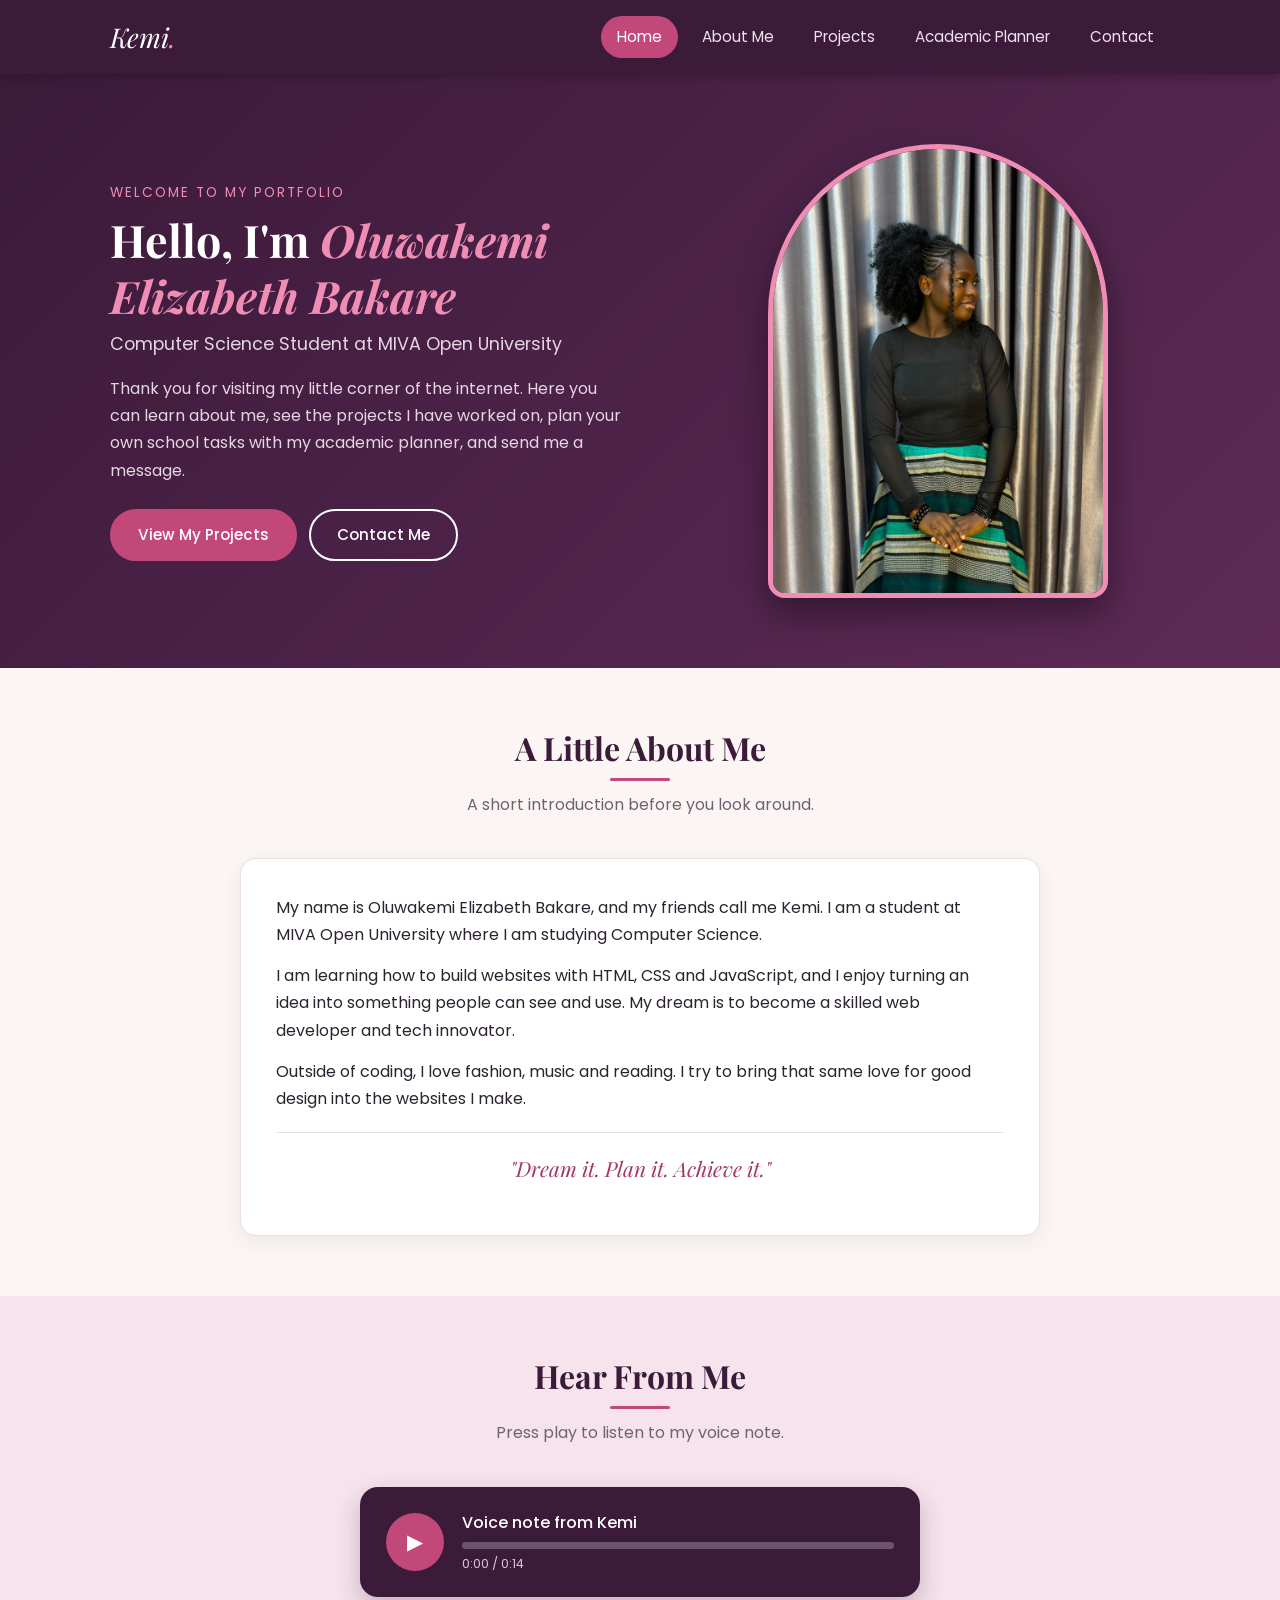
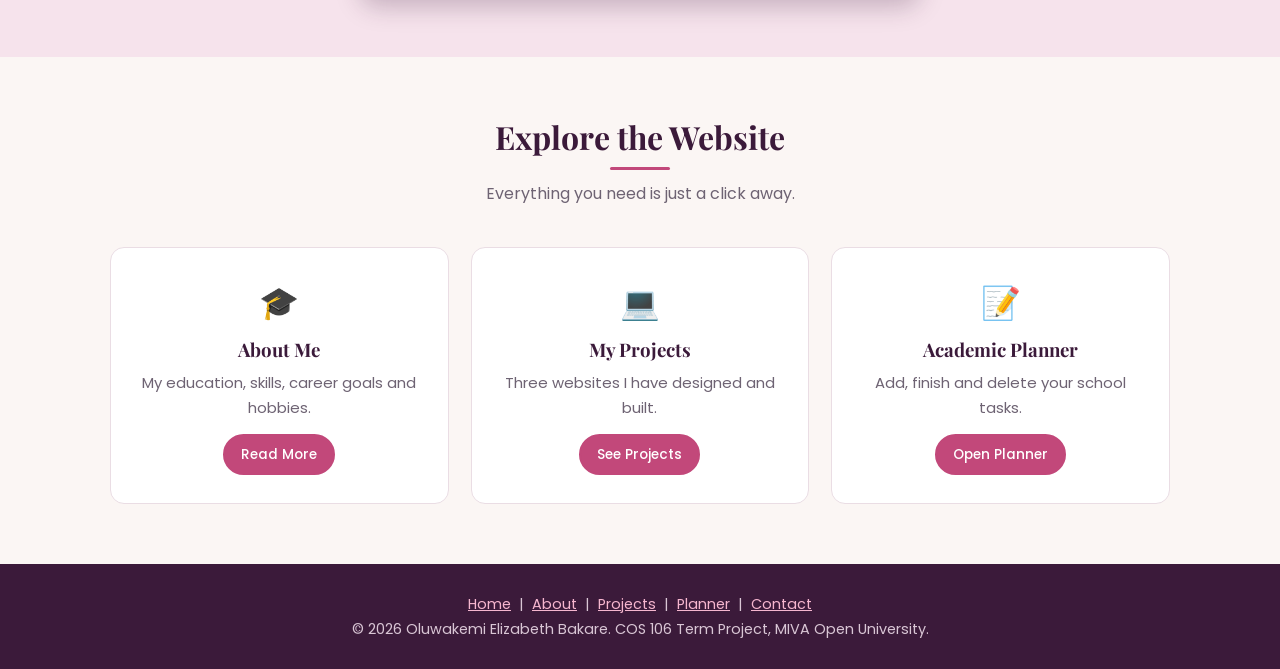
<file: index.html>
<!DOCTYPE html>
<html lang="en">
<head>
  <meta charset="UTF-8">
  <meta name="viewport" content="width=device-width, initial-scale=1.0">
  <title>Home | Oluwakemi Bakare</title>
  <link rel="preconnect" href="https://fonts.googleapis.com">
  <link href="https://fonts.googleapis.com/css2?family=Playfair+Display:ital,wght@0,600;1,500&family=Poppins:wght@400;500&display=swap" rel="stylesheet">
  <link rel="stylesheet" href="css/style.css">
</head>
<body>
  <header class="navbar">
    <div class="nav-container">
      <a href="index.html" class="logo">Kemi<span>.</span></a>
      <button class="menu-btn" id="menu-btn" aria-label="Open menu">&#9776;</button>
      <nav>
        <ul class="nav-links" id="nav-links">
          <li><a href="index.html" class="active">Home</a></li>
          <li><a href="about.html">About Me</a></li>
          <li><a href="projects.html">Projects</a></li>
          <li><a href="planner.html">Academic Planner</a></li>
          <li><a href="contact.html">Contact</a></li>
        </ul>
      </nav>
    </div>
  </header>

  <main>
    <!-- Hero: name, photo, welcome message -->
    <section class="hero">
      <div class="container hero-grid">
        <div>
          <p class="hero-small">Welcome to my portfolio</p>
          <h1>Hello, I'm <span>Oluwakemi Elizabeth Bakare</span></h1>
          <p class="hero-role">Computer Science Student at MIVA Open University</p>
          <p class="hero-text">
            Thank you for visiting my little corner of the internet. Here you can learn about me,
            see the projects I have worked on, plan your own school tasks with my academic planner,
            and send me a message.
          </p>
          <div class="hero-buttons">
            <a href="projects.html" class="btn">View My Projects</a>
            <a href="contact.html" class="btn btn-outline">Contact Me</a>
          </div>
        </div>
        <div class="hero-photo">
          <img src="assets/images/kemi.jpg" alt="Photograph of Oluwakemi Elizabeth Bakare">
        </div>
      </div>
    </section>

    <!-- Short biography -->
    <section>
      <div class="container">
        <h2 class="section-title">A Little About Me</h2>
        <p class="section-intro">A short introduction before you look around.</p>
        <article class="bio-box">
          <p>
            My name is Oluwakemi Elizabeth Bakare, and my friends call me Kemi. I am a student at
            MIVA Open University where I am studying Computer Science.
          </p>
          <p>
            I am learning how to build websites with HTML, CSS and JavaScript, and I enjoy turning
            an idea into something people can see and use. My dream is to become a skilled web
            developer and tech innovator.
          </p>
          <p>
            Outside of coding, I love fashion, music and reading. I try to bring that
            same love for good design into the websites I make.
          </p>
          <p class="quote">"Dream it. Plan it. Achieve it."</p>
        </article>
      </div>
    </section>

    <!-- Audio player -->
    <section class="audio-section">
      <div class="container">
        <h2 class="section-title">Hear From Me</h2>
        <p class="section-intro">Press play to listen to my voice note.</p>

        <div class="audio-player">
          <button class="play-btn" id="play-btn" aria-label="Play or pause">&#9654;</button>
          <div class="audio-info">
            <p class="audio-title">Voice note from Kemi</p>
            <div class="progress-bar" id="progress-bar">
              <div class="progress-fill" id="progress-fill"></div>
            </div>
            <p class="audio-time"><span id="current-time">0:00</span> / <span id="total-time">0:00</span></p>
          </div>
          <audio id="my-audio">
            <source src="assets/audio/myAudio.mp3" type="audio/mpeg">
            <source src="assets/audio/myAudio.aac" type="audio/aac">
            Your browser does not support the audio element.
          </audio>
        </div>
      </div>
    </section>

    <!-- Quick links -->
    <section>
      <div class="container">
        <h2 class="section-title">Explore the Website</h2>
        <p class="section-intro">Everything you need is just a click away.</p>
        <div class="quick-grid">
          <div class="quick-card">
            <div class="icon">&#127891;</div>
            <h3>About Me</h3>
            <p>My education, skills, career goals and hobbies.</p>
            <a href="about.html" class="btn btn-small">Read More</a>
          </div>
          <div class="quick-card">
            <div class="icon">&#128187;</div>
            <h3>My Projects</h3>
            <p>Three websites I have designed and built.</p>
            <a href="projects.html" class="btn btn-small">See Projects</a>
          </div>
          <div class="quick-card">
            <div class="icon">&#128221;</div>
            <h3>Academic Planner</h3>
            <p>Add, finish and delete your school tasks.</p>
            <a href="planner.html" class="btn btn-small">Open Planner</a>
          </div>
        </div>
      </div>
    </section>
  </main>

  <footer class="footer">
    <p>
      <a href="index.html">Home</a>|<a href="about.html">About</a>|<a href="projects.html">Projects</a>|<a href="planner.html">Planner</a>|<a href="contact.html">Contact</a>
    </p>
    <p>&copy; 2026 Oluwakemi Elizabeth Bakare. COS 106 Term Project, MIVA Open University.</p>
  </footer>
  <script src="js/script.js"></script>
</body>
</html>
</file>
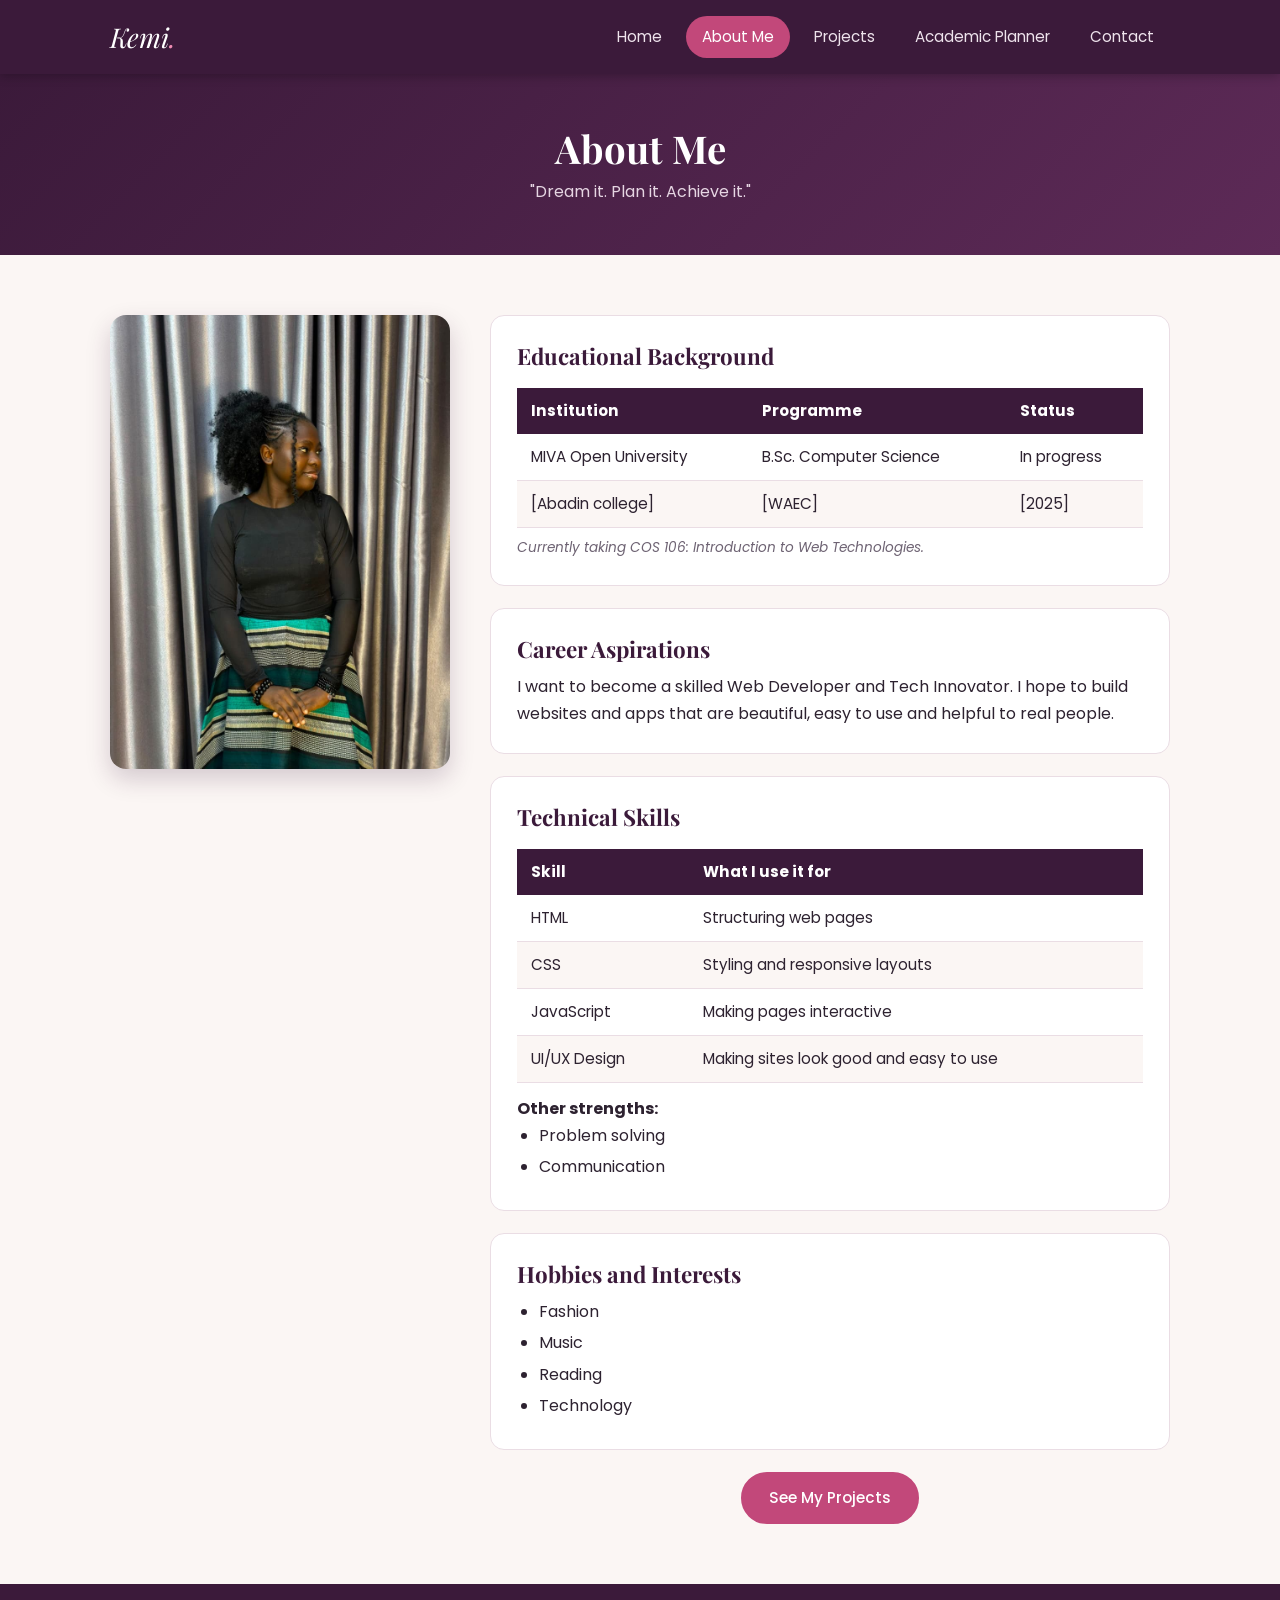
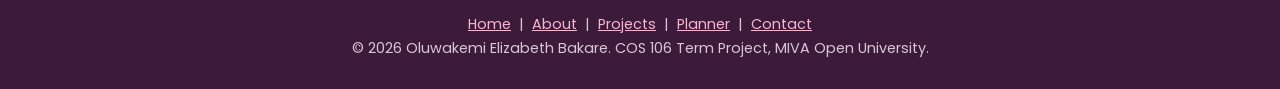
<file: about.html>
<!DOCTYPE html>
<html lang="en">
<head>
  <meta charset="UTF-8">
  <meta name="viewport" content="width=device-width, initial-scale=1.0">
  <title>About Me | Oluwakemi Bakare</title>
  <link rel="preconnect" href="https://fonts.googleapis.com">
  <link href="https://fonts.googleapis.com/css2?family=Playfair+Display:ital,wght@0,600;1,500&family=Poppins:wght@400;500&display=swap" rel="stylesheet">
  <link rel="stylesheet" href="css/style.css">
</head>
<body>
  <header class="navbar">
    <div class="nav-container">
      <a href="index.html" class="logo">Kemi<span>.</span></a>
      <button class="menu-btn" id="menu-btn" aria-label="Open menu">&#9776;</button>
      <nav>
        <ul class="nav-links" id="nav-links">
          <li><a href="index.html">Home</a></li>
          <li><a href="about.html" class="active">About Me</a></li>
          <li><a href="projects.html">Projects</a></li>
          <li><a href="planner.html">Academic Planner</a></li>
          <li><a href="contact.html">Contact</a></li>
        </ul>
      </nav>
    </div>
  </header>

  <header class="page-header">
    <h1>About Me</h1>
    <p>"Dream it. Plan it. Achieve it."</p>
  </header>

  <main>
    <section>
      <div class="container about-grid">
        <aside>
          <img src="assets/images/kemi.jpg" alt="Oluwakemi Elizabeth Bakare">
        </aside>

        <div>
          <article class="info-card">
            <h2>Educational Background</h2>
            <div class="table-wrap">
              <table>
                <thead>
                  <tr>
                    <th>Institution</th>
                    <th>Programme</th>
                    <th>Status</th>
                  </tr>
                </thead>
                <tbody>
                  <tr>
                    <td>MIVA Open University</td>
                    <td>B.Sc. Computer Science</td>
                    <td>In progress</td>
                  </tr>
                  <tr>
                    <td>[Abadin college]</td>
                    <td>[WAEC]</td>
                    <td>[2025]</td>
                  </tr>
                </tbody>
              </table>
            </div>
            <p class="note">Currently taking COS 106: Introduction to Web Technologies.</p>
          </article>

          <article class="info-card">
            <h2>Career Aspirations</h2>
            <p>
              I want to become a skilled Web Developer and Tech Innovator. I hope to build websites
              and apps that are beautiful, easy to use and helpful to real people.
            </p>
          </article>

          <article class="info-card">
            <h2>Technical Skills</h2>
            <div class="table-wrap">
              <table>
                <thead>
                  <tr>
                    <th>Skill</th>
                    <th>What I use it for</th>
                  </tr>
                </thead>
                <tbody>
                  <tr><td>HTML</td><td>Structuring web pages</td></tr>
                  <tr><td>CSS</td><td>Styling and responsive layouts</td></tr>
                  <tr><td>JavaScript</td><td>Making pages interactive</td></tr>
                  <tr><td>UI/UX Design</td><td>Making sites look good and easy to use</td></tr>
                </tbody>
              </table>
            </div>
            <p style="margin-top:12px;"><strong>Other strengths:</strong></p>
            <ul>
              <li>Problem solving</li>
              <li>Communication</li>
            </ul>
          </article>

          <article class="info-card">
            <h2>Hobbies and Interests</h2>
            <ul>
              <li>Fashion</li>
              <li>Music</li>
              <li>Reading</li>
              <li>Technology</li>
            </ul>
          </article>

          <p style="text-align:center;">
            <a href="projects.html" class="btn">See My Projects</a>
          </p>
        </div>
      </div>
    </section>
  </main>

  <footer class="footer">
    <p>
      <a href="index.html">Home</a>|<a href="about.html">About</a>|<a href="projects.html">Projects</a>|<a href="planner.html">Planner</a>|<a href="contact.html">Contact</a>
    </p>
    <p>&copy; 2026 Oluwakemi Elizabeth Bakare. COS 106 Term Project, MIVA Open University.</p>
  </footer>
  <script src="js/script.js"></script>
</body>
</html>
</file>
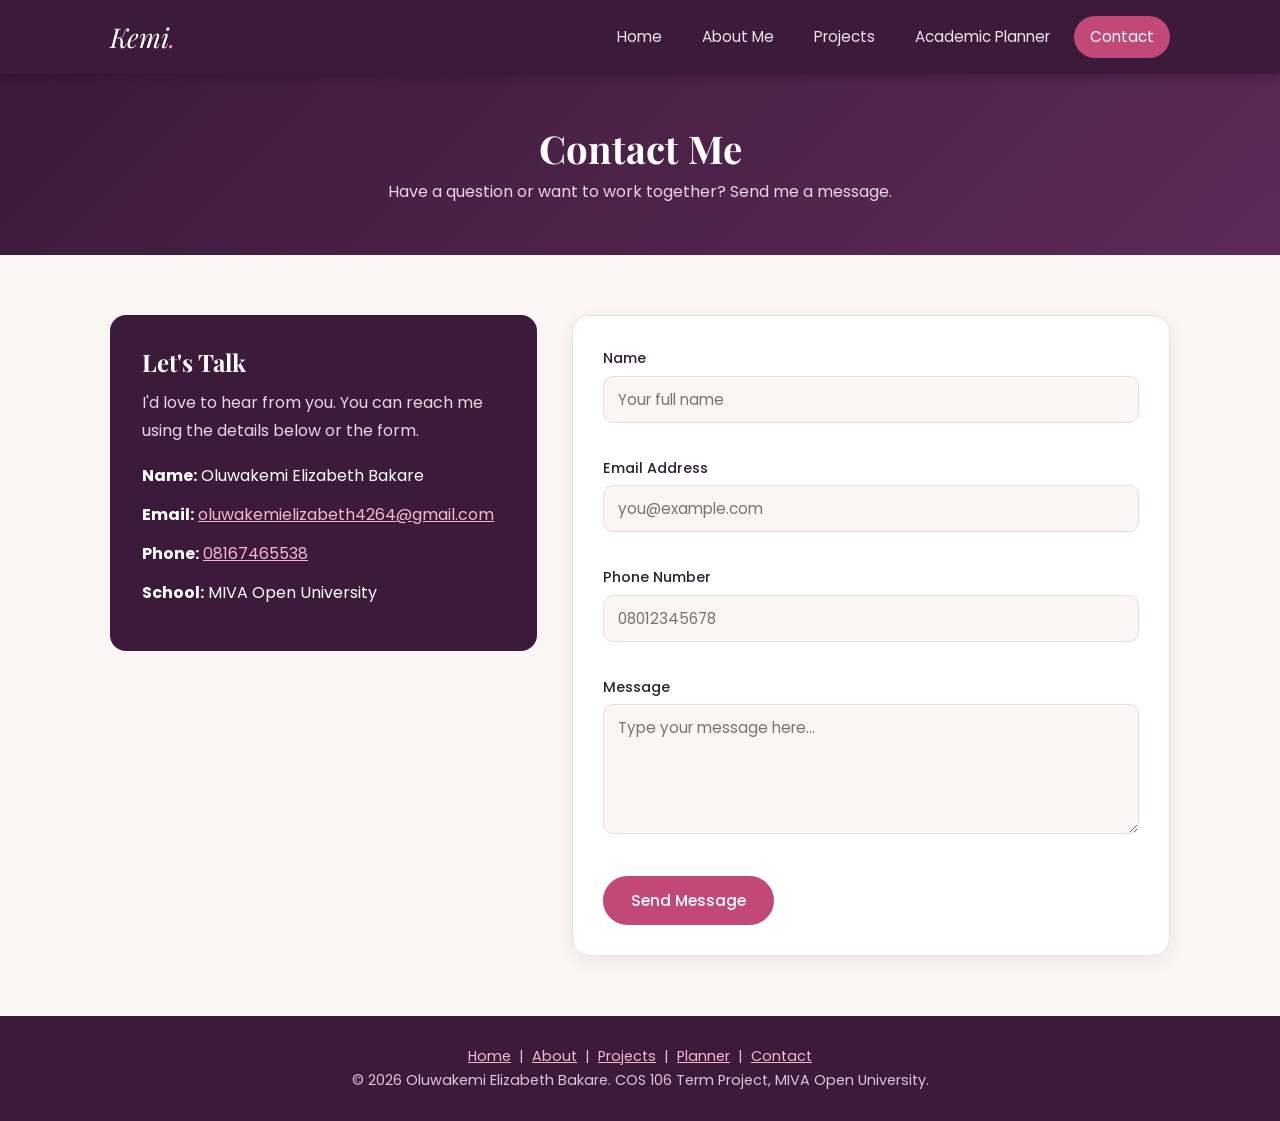
<file: contact.html>
<!DOCTYPE html>
<html lang="en">
<head>
  <meta charset="UTF-8">
  <meta name="viewport" content="width=device-width, initial-scale=1.0">
  <title>Contact | Oluwakemi Bakare</title>
  <link rel="preconnect" href="https://fonts.googleapis.com">
  <link href="https://fonts.googleapis.com/css2?family=Playfair+Display:ital,wght@0,600;1,500&family=Poppins:wght@400;500&display=swap" rel="stylesheet">
  <link rel="stylesheet" href="css/style.css">
</head>
<body>
  <header class="navbar">
    <div class="nav-container">
      <a href="index.html" class="logo">Kemi<span>.</span></a>
      <button class="menu-btn" id="menu-btn" aria-label="Open menu">&#9776;</button>
      <nav>
        <ul class="nav-links" id="nav-links">
          <li><a href="index.html">Home</a></li>
          <li><a href="about.html">About Me</a></li>
          <li><a href="projects.html">Projects</a></li>
          <li><a href="planner.html">Academic Planner</a></li>
          <li><a href="contact.html" class="active">Contact</a></li>
        </ul>
      </nav>
    </div>
  </header>

  <header class="page-header">
    <h1>Contact Me</h1>
    <p>Have a question or want to work together? Send me a message.</p>
  </header>

  <main>
    <section>
      <div class="container contact-grid">

        <aside class="contact-info">
          <h2>Let's Talk</h2>
          <p>I'd love to hear from you. You can reach me using the details below or the form.</p>
          <ul>
            <li><strong>Name:</strong> Oluwakemi Elizabeth Bakare</li>
            <li><strong>Email:</strong> <a href="mailto:oluwakemielizabeth4264@gmail.com">oluwakemielizabeth4264@gmail.com</a></li>
            <li><strong>Phone:</strong> <a href="tel:08167465538">08167465538</a></li>
            <li><strong>School:</strong> MIVA Open University</li>
          </ul>
        </aside>

        <form class="contact-form" id="contact-form" novalidate>
          <div class="form-group">
            <label for="name">Name</label>
            <input type="text" id="name" placeholder="Your full name">
            <p class="error" id="name-error"></p>
          </div>
          <div class="form-group">
            <label for="email">Email Address</label>
            <input type="email" id="email" placeholder="you@example.com">
            <p class="error" id="email-error"></p>
          </div>
          <div class="form-group">
            <label for="phone">Phone Number</label>
            <input type="tel" id="phone" placeholder="08012345678">
            <p class="error" id="phone-error"></p>
          </div>
          <div class="form-group">
            <label for="message">Message</label>
            <textarea id="message" placeholder="Type your message here..."></textarea>
            <p class="error" id="message-error"></p>
          </div>
          <button type="submit" class="btn">Send Message</button>
          <p class="success-message" id="success-message"></p>
        </form>

      </div>
    </section>
  </main>

  <footer class="footer">
    <p>
      <a href="index.html">Home</a>|<a href="about.html">About</a>|<a href="projects.html">Projects</a>|<a href="planner.html">Planner</a>|<a href="contact.html">Contact</a>
    </p>
    <p>&copy; 2026 Oluwakemi Elizabeth Bakare. COS 106 Term Project, MIVA Open University.</p>
  </footer>
  <script src="js/script.js"></script>
</body>
</html>
</file>
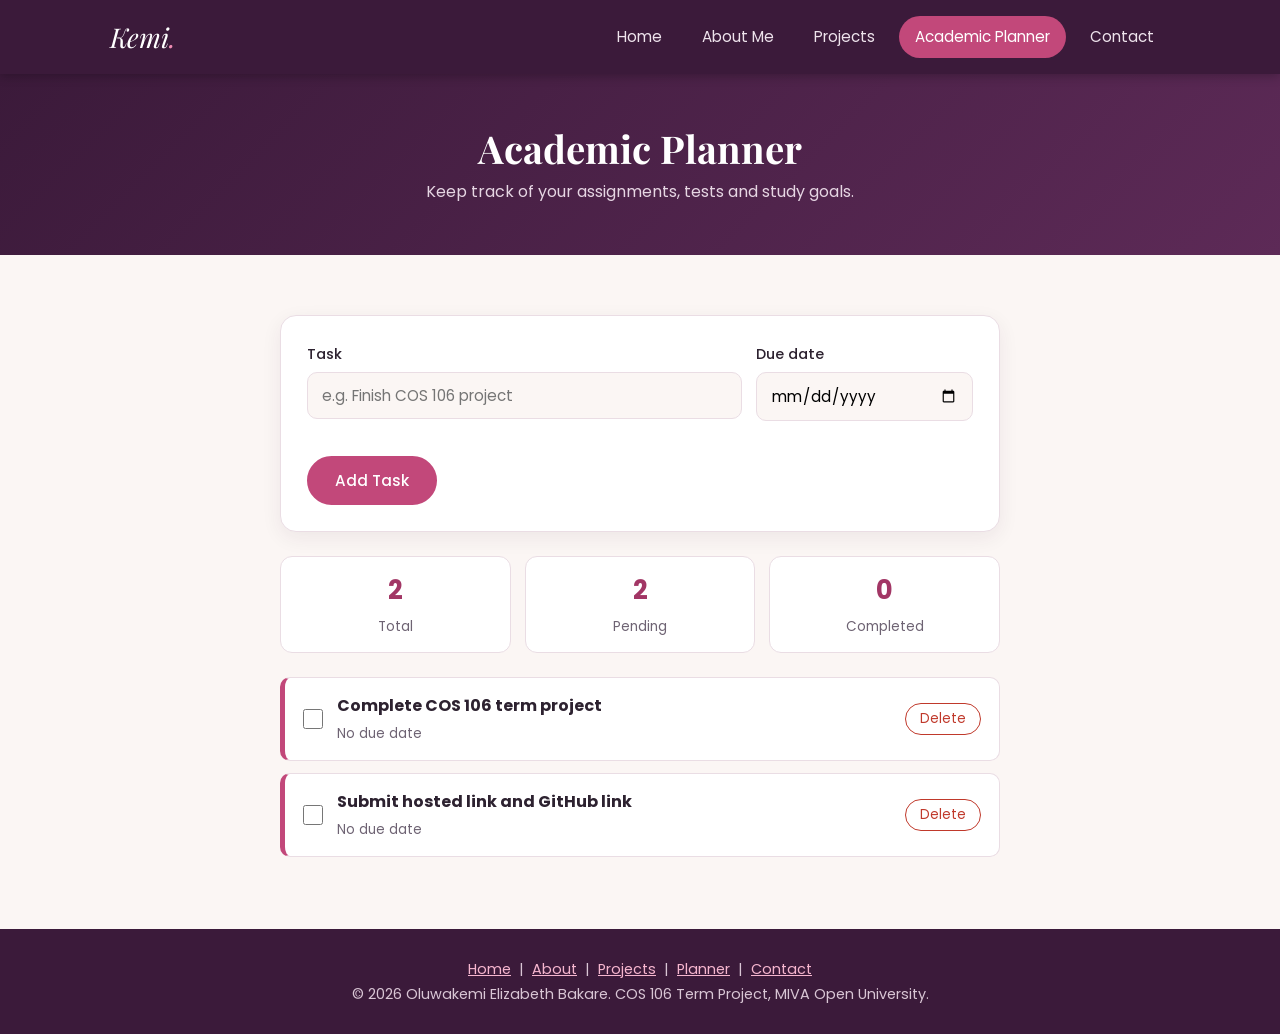
<file: planner.html>
<!DOCTYPE html>
<html lang="en">
<head>
  <meta charset="UTF-8">
  <meta name="viewport" content="width=device-width, initial-scale=1.0">
  <title>Academic Planner | Oluwakemi Bakare</title>
  <link rel="preconnect" href="https://fonts.googleapis.com">
  <link href="https://fonts.googleapis.com/css2?family=Playfair+Display:ital,wght@0,600;1,500&family=Poppins:wght@400;500&display=swap" rel="stylesheet">
  <link rel="stylesheet" href="css/style.css">
</head>
<body>
  <header class="navbar">
    <div class="nav-container">
      <a href="index.html" class="logo">Kemi<span>.</span></a>
      <button class="menu-btn" id="menu-btn" aria-label="Open menu">&#9776;</button>
      <nav>
        <ul class="nav-links" id="nav-links">
          <li><a href="index.html">Home</a></li>
          <li><a href="about.html">About Me</a></li>
          <li><a href="projects.html">Projects</a></li>
          <li><a href="planner.html" class="active">Academic Planner</a></li>
          <li><a href="contact.html">Contact</a></li>
        </ul>
      </nav>
    </div>
  </header>

  <header class="page-header">
    <h1>Academic Planner</h1>
    <p>Keep track of your assignments, tests and study goals.</p>
  </header>

  <main>
    <section>
      <div class="container planner-box">

        <!-- Add task form -->
        <form class="task-form" id="task-form">
          <div>
            <label for="task-title">Task</label>
            <input type="text" id="task-title" placeholder="e.g. Finish COS 106 project">
          </div>
          <div>
            <label for="task-date">Due date</label>
            <input type="date" id="task-date">
          </div>
          <div class="full">
            <p class="error" id="task-error"></p>
            <button type="submit" class="btn">Add Task</button>
          </div>
        </form>

        <!-- Counters -->
        <div class="summary">
          <div><strong id="count-total">0</strong><span>Total</span></div>
          <div><strong id="count-pending">0</strong><span>Pending</span></div>
          <div><strong id="count-done">0</strong><span>Completed</span></div>
        </div>

        <!-- Task list (filled by JavaScript) -->
        <ul id="task-list"></ul>
      </div>
    </section>
  </main>

  <footer class="footer">
    <p>
      <a href="index.html">Home</a>|<a href="about.html">About</a>|<a href="projects.html">Projects</a>|<a href="planner.html">Planner</a>|<a href="contact.html">Contact</a>
    </p>
    <p>&copy; 2026 Oluwakemi Elizabeth Bakare. COS 106 Term Project, MIVA Open University.</p>
  </footer>
  <script src="js/script.js"></script>
</body>
</html>
</file>
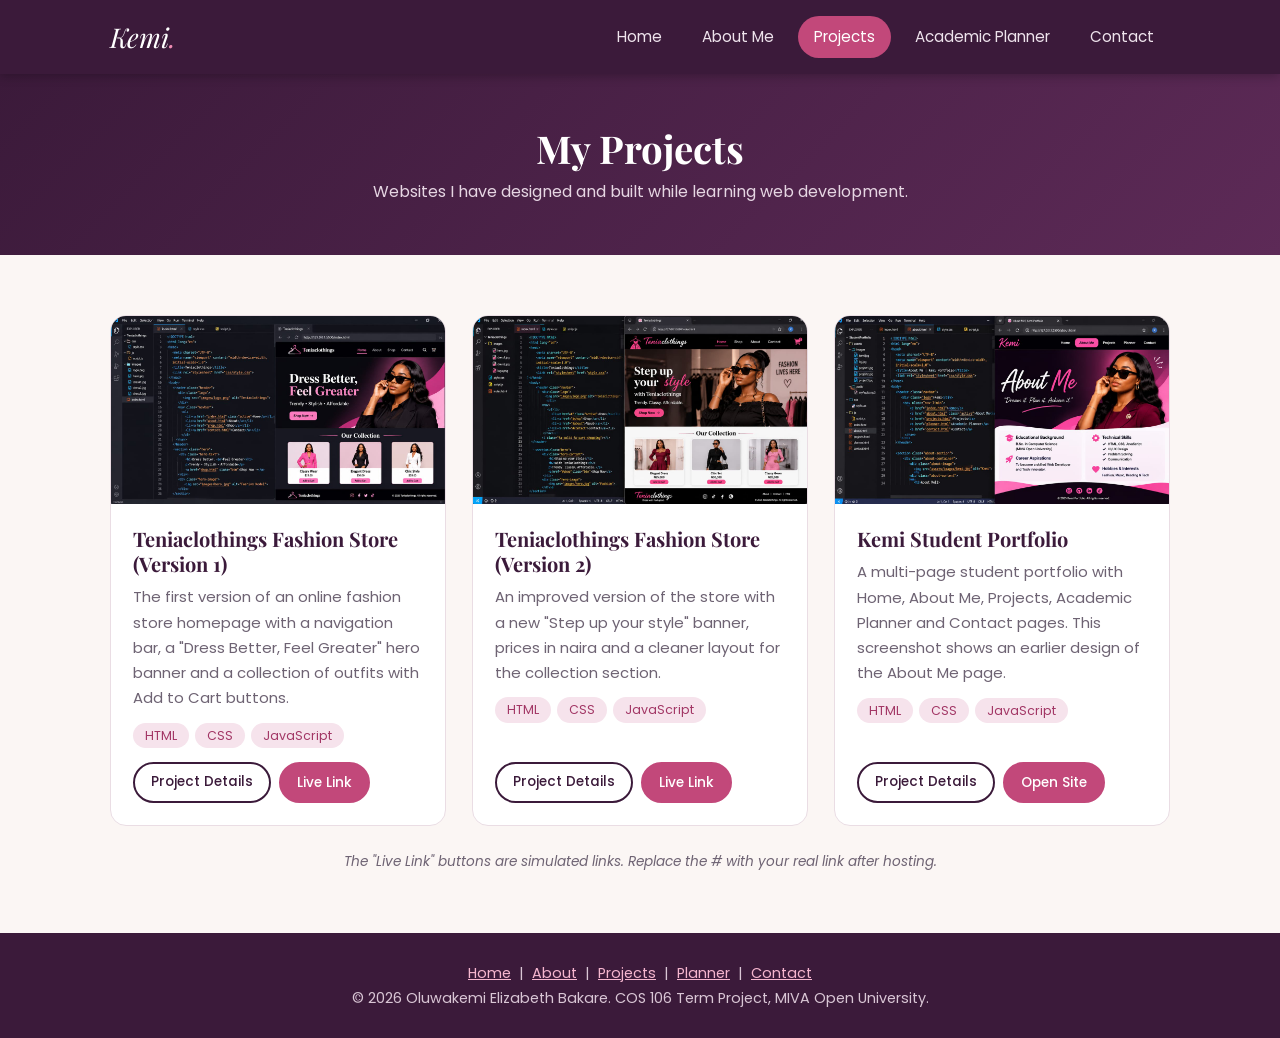
<file: projects.html>
<!DOCTYPE html>
<html lang="en">
<head>
  <meta charset="UTF-8">
  <meta name="viewport" content="width=device-width, initial-scale=1.0">
  <title>Projects | Oluwakemi Bakare</title>
  <link rel="preconnect" href="https://fonts.googleapis.com">
  <link href="https://fonts.googleapis.com/css2?family=Playfair+Display:ital,wght@0,600;1,500&family=Poppins:wght@400;500&display=swap" rel="stylesheet">
  <link rel="stylesheet" href="css/style.css">
</head>
<body>
  <header class="navbar">
    <div class="nav-container">
      <a href="index.html" class="logo">Kemi<span>.</span></a>
      <button class="menu-btn" id="menu-btn" aria-label="Open menu">&#9776;</button>
      <nav>
        <ul class="nav-links" id="nav-links">
          <li><a href="index.html">Home</a></li>
          <li><a href="about.html">About Me</a></li>
          <li><a href="projects.html" class="active">Projects</a></li>
          <li><a href="planner.html">Academic Planner</a></li>
          <li><a href="contact.html">Contact</a></li>
        </ul>
      </nav>
    </div>
  </header>

  <header class="page-header">
    <h1>My Projects</h1>
    <p>Websites I have designed and built while learning web development.</p>
  </header>

  <main>
    <section>
      <div class="container">
        <div class="projects-grid">

          <!-- Project 1 -->
          <article class="project-card">
            <img src="assets/images/project1.jpg" alt="Screenshot of the Teniaclothings website, version 1">
            <div class="project-body">
              <h2>Teniaclothings Fashion Store (Version 1)</h2>
              <p>
                The first version of an online fashion store homepage with a navigation bar,
                a "Dress Better, Feel Greater" hero banner and a collection of outfits with Add to Cart buttons.
              </p>
              <ul class="tags">
                <li>HTML</li>
                <li>CSS</li>
                <li>JavaScript</li>
              </ul>
              <div class="details" id="details-1">
                <ul>
                  <li>Header with logo and menu: Home, About, Shop, Contact</li>
                  <li>Hero section with headline and "Shop Now" button</li>
                  <li>"Our Collection" cards: Classy Wear, Elegant Dress, Chic Style</li>
                  <li>Footer with social media icons</li>
                </ul>
              </div>
              <div class="project-buttons">
                <button class="btn btn-small btn-dark-outline details-btn" data-target="details-1">Project Details</button>
                <a href="#" class="btn btn-small" target="_blank">Live Link</a>
              </div>
            </div>
          </article>

          <!-- Project 2 -->
          <article class="project-card">
            <img src="assets/images/project2.jpg" alt="Screenshot of the Teniaclothings website, version 2">
            <div class="project-body">
              <h2>Teniaclothings Fashion Store (Version 2)</h2>
              <p>
                An improved version of the store with a new "Step up your style" banner,
                prices in naira and a cleaner layout for the collection section.
              </p>
              <ul class="tags">
                <li>HTML</li>
                <li>CSS</li>
                <li>JavaScript</li>
              </ul>
              <div class="details" id="details-2">
                <ul>
                  <li>New hero text: "Step up your style with Teniaclothings"</li>
                  <li>Shopping cart icon in the menu</li>
                  <li>Products with naira prices: Elegant Dress, Chic Set, Classy Gown</li>
                  <li>Footer with logo, social icons and links</li>
                </ul>
              </div>
              <div class="project-buttons">
                <button class="btn btn-small btn-dark-outline details-btn" data-target="details-2">Project Details</button>
                <a href="#" class="btn btn-small" target="_blank">Live Link</a>
              </div>
            </div>
          </article>

          <!-- Project 3 -->
          <article class="project-card">
            <img src="assets/images/project3.jpg" alt="Screenshot of the About Me page of the Kemi portfolio">
            <div class="project-body">
              <h2>Kemi Student Portfolio</h2>
              <p>
                A multi-page student portfolio with Home, About Me, Projects, Academic Planner
                and Contact pages. This screenshot shows an earlier design of the About Me page.
              </p>
              <ul class="tags">
                <li>HTML</li>
                <li>CSS</li>
                <li>JavaScript</li>
              </ul>
              <div class="details" id="details-3">
                <ul>
                  <li>Separate folders for assets, css and js</li>
                  <li>Sections for education, skills, career goals and hobbies</li>
                  <li>Navigation bar linking all five pages</li>
                  <li>Social media links in the footer</li>
                </ul>
              </div>
              <div class="project-buttons">
                <button class="btn btn-small btn-dark-outline details-btn" data-target="details-3">Project Details</button>
                <a href="index.html" class="btn btn-small">Open Site</a>
              </div>
            </div>
          </article>

        </div>
        <p class="note" style="text-align:center; margin-top:24px;">
          The "Live Link" buttons are simulated links. Replace the # with your real link after hosting.
        </p>
      </div>
    </section>
  </main>

  <footer class="footer">
    <p>
      <a href="index.html">Home</a>|<a href="about.html">About</a>|<a href="projects.html">Projects</a>|<a href="planner.html">Planner</a>|<a href="contact.html">Contact</a>
    </p>
    <p>&copy; 2026 Oluwakemi Elizabeth Bakare. COS 106 Term Project, MIVA Open University.</p>
  </footer>
  <script src="js/script.js"></script>
</body>
</html>
</file>
<file: css/style.css>
/* =====================================================
   Student Portfolio - Oluwakemi Elizabeth Bakare
   COS 106 Term Project - MIVA Open University
   One stylesheet used by every page
   ===================================================== */

/* ---------- Colours (change them here only) ---------- */
:root {
  --plum: #3b1a3a;
  --plum-light: #5a2a55;
  --rose: #c2487a;
  --rose-dark: #a23665;
  --rose-soft: #f6e3ec;
  --cream: #fbf6f4;
  --white: #ffffff;
  --text: #2d2230;
  --grey: #6e6373;
  --border: #eadde4;
  --green: #2f8f5b;
  --red: #c0392b;
}

/* ---------- Basic reset ---------- */
* {
  box-sizing: border-box;
  margin: 0;
  padding: 0;
}

body {
  font-family: "Poppins", Arial, sans-serif;
  background-color: var(--cream);
  color: var(--text);
  line-height: 1.7;
}

h1, h2, h3 {
  font-family: "Playfair Display", Georgia, serif;
  color: var(--plum);
  line-height: 1.25;
}

a {
  color: var(--rose-dark);
}

img {
  max-width: 100%;
  display: block;
}

/* ---------- Navigation bar ---------- */
.navbar {
  background-color: var(--plum);
  position: sticky;
  top: 0;
  z-index: 100;
  box-shadow: 0 2px 10px rgba(0, 0, 0, 0.25);
}

.nav-container {
  max-width: 1100px;
  margin: 0 auto;
  padding: 14px 20px;
  display: flex;
  justify-content: space-between;
  align-items: center;
}

.logo {
  font-family: "Playfair Display", Georgia, serif;
  font-size: 1.7rem;
  font-style: italic;
  color: var(--white);
  text-decoration: none;
}

.logo span {
  color: #f08db4;
}

.nav-links {
  list-style: none;
  display: flex;
  gap: 8px;
}

.nav-links a {
  display: block;
  padding: 8px 16px;
  color: #eee3ec;
  text-decoration: none;
  font-size: 0.95rem;
  border-radius: 25px;
  transition: background-color 0.3s, color 0.3s;
}

.nav-links a:hover {
  background-color: var(--plum-light);
  color: var(--white);
}

.nav-links a.active {
  background-color: var(--rose);
  color: var(--white);
}

/* menu button (only visible on phones) */
.menu-btn {
  display: none;
  background: none;
  border: 2px solid #f08db4;
  color: var(--white);
  font-size: 1.4rem;
  padding: 2px 12px;
  border-radius: 8px;
  cursor: pointer;
}

/* ---------- General layout ---------- */
.container {
  max-width: 1100px;
  margin: 0 auto;
  padding: 0 20px;
}

section {
  padding: 60px 0;
}

.section-title {
  text-align: center;
  font-size: 2rem;
  margin-bottom: 10px;
}

.section-title::after {
  content: "";
  display: block;
  width: 60px;
  height: 3px;
  background-color: var(--rose);
  margin: 10px auto 0;
  border-radius: 3px;
}

.section-intro {
  text-align: center;
  color: var(--grey);
  max-width: 620px;
  margin: 10px auto 40px;
}

/* ---------- Buttons ---------- */
.btn {
  display: inline-block;
  padding: 11px 26px;
  background-color: var(--rose);
  color: var(--white);
  border: 2px solid var(--rose);
  border-radius: 30px;
  font-family: inherit;
  font-size: 0.95rem;
  font-weight: 500;
  text-decoration: none;
  cursor: pointer;
  transition: background-color 0.3s, transform 0.3s;
}

.btn:hover {
  background-color: var(--rose-dark);
  border-color: var(--rose-dark);
  transform: translateY(-2px);
}

.btn-outline {
  background-color: transparent;
  color: var(--white);
  border-color: var(--white);
}

.btn-outline:hover {
  background-color: var(--white);
  color: var(--plum);
  border-color: var(--white);
}

/* ---------- Home page: hero ---------- */
.hero {
  background: linear-gradient(135deg, var(--plum) 0%, #5d2a57 100%);
  color: var(--white);
  padding: 70px 0;
}

.hero-grid {
  display: grid;
  grid-template-columns: 1.2fr 1fr;
  gap: 40px;
  align-items: center;
}

.hero-small {
  color: #f08db4;
  letter-spacing: 2px;
  text-transform: uppercase;
  font-size: 0.85rem;
}

.hero h1 {
  color: var(--white);
  font-size: 2.8rem;
  margin: 8px 0 6px;
}

.hero h1 span {
  color: #f08db4;
  font-style: italic;
}

.hero-role {
  font-size: 1.1rem;
  color: #e6d6e3;
  margin-bottom: 15px;
}

.hero-text {
  color: #e6d6e3;
  margin-bottom: 25px;
  max-width: 520px;
}

.hero-buttons {
  display: flex;
  gap: 12px;
  flex-wrap: wrap;
}

.hero-photo {
  justify-self: center;
}

.hero-photo img {
  width: 100%;
  max-width: 340px;
  aspect-ratio: 3 / 4;
  object-fit: cover;
  border-radius: 200px 200px 20px 20px;
  border: 5px solid #f08db4;
  box-shadow: 0 15px 35px rgba(0, 0, 0, 0.4);
}

/* ---------- Home page: biography ---------- */
.bio-box {
  background-color: var(--white);
  border-radius: 16px;
  padding: 35px;
  border: 1px solid var(--border);
  max-width: 800px;
  margin: 0 auto;
  box-shadow: 0 6px 20px rgba(59, 26, 58, 0.07);
}

.bio-box p {
  margin-bottom: 14px;
}

.quote {
  font-family: "Playfair Display", Georgia, serif;
  font-style: italic;
  font-size: 1.3rem;
  color: var(--rose-dark);
  text-align: center;
  border-top: 1px solid var(--border);
  padding-top: 18px;
  margin-top: 20px;
}

/* ---------- Home page: quick link cards ---------- */
.quick-grid {
  display: grid;
  grid-template-columns: repeat(3, 1fr);
  gap: 22px;
}

.quick-card {
  background-color: var(--white);
  padding: 28px;
  border-radius: 14px;
  border: 1px solid var(--border);
  text-align: center;
  transition: transform 0.3s, box-shadow 0.3s;
}

.quick-card:hover {
  transform: translateY(-6px);
  box-shadow: 0 12px 25px rgba(59, 26, 58, 0.12);
}

.quick-card .icon {
  font-size: 2rem;
}

.quick-card h3 {
  margin: 8px 0;
}

.quick-card p {
  color: var(--grey);
  font-size: 0.93rem;
  margin-bottom: 14px;
}

/* ---------- Audio player ---------- */
.audio-section {
  background-color: var(--rose-soft);
}

.audio-player {
  max-width: 560px;
  margin: 0 auto;
  background-color: var(--plum);
  color: var(--white);
  border-radius: 18px;
  padding: 22px 26px;
  display: flex;
  align-items: center;
  gap: 18px;
  box-shadow: 0 10px 25px rgba(59, 26, 58, 0.25);
}

.play-btn {
  flex-shrink: 0;
  width: 58px;
  height: 58px;
  border-radius: 50%;
  border: none;
  background-color: var(--rose);
  color: var(--white);
  font-size: 1.3rem;
  cursor: pointer;
  transition: background-color 0.3s, transform 0.3s;
}

.play-btn:hover {
  background-color: #d95d90;
  transform: scale(1.08);
}

.audio-info {
  flex: 1;
}

.audio-title {
  font-weight: 500;
  margin-bottom: 6px;
}

.progress-bar {
  width: 100%;
  height: 7px;
  background-color: rgba(255, 255, 255, 0.25);
  border-radius: 5px;
  cursor: pointer;
  overflow: hidden;
}

.progress-fill {
  width: 0%;
  height: 100%;
  background-color: #f08db4;
}

.audio-time {
  font-size: 0.8rem;
  color: #d9c6d5;
  margin-top: 4px;
}

/* ---------- Page header (About, Projects, etc.) ---------- */
.page-header {
  background: linear-gradient(135deg, var(--plum) 0%, #5d2a57 100%);
  text-align: center;
  padding: 50px 20px;
}

.page-header h1 {
  color: var(--white);
  font-size: 2.4rem;
}

.page-header p {
  color: #e6d6e3;
  margin-top: 6px;
}

/* ---------- About page ---------- */
.about-grid {
  display: grid;
  grid-template-columns: 1fr 2fr;
  gap: 40px;
  align-items: start;
}

.about-grid img {
  width: 100%;
  border-radius: 16px;
  box-shadow: 0 10px 25px rgba(59, 26, 58, 0.2);
}

.info-card {
  background-color: var(--white);
  border: 1px solid var(--border);
  border-radius: 14px;
  padding: 26px;
  margin-bottom: 22px;
  transition: box-shadow 0.3s;
}

.info-card:hover {
  box-shadow: 0 8px 20px rgba(59, 26, 58, 0.1);
}

.info-card h2 {
  font-size: 1.4rem;
  margin-bottom: 10px;
}

.info-card ul {
  margin-left: 22px;
}

.info-card li {
  margin-bottom: 4px;
}

.note {
  font-size: 0.85rem;
  color: var(--grey);
  font-style: italic;
  margin-top: 8px;
}

/* tables */
table {
  width: 100%;
  border-collapse: collapse;
  margin-top: 8px;
  font-size: 0.95rem;
}

th {
  background-color: var(--plum);
  color: var(--white);
  text-align: left;
  padding: 10px 14px;
}

td {
  padding: 10px 14px;
  border-bottom: 1px solid var(--border);
}

tr:nth-child(even) td {
  background-color: var(--cream);
}

.table-wrap {
  overflow-x: auto;
}

/* ---------- Projects page ---------- */
.projects-grid {
  display: grid;
  grid-template-columns: repeat(3, 1fr);
  gap: 26px;
}

.project-card {
  background-color: var(--white);
  border: 1px solid var(--border);
  border-radius: 16px;
  overflow: hidden;
  display: flex;
  flex-direction: column;
  transition: transform 0.3s, box-shadow 0.3s;
}

.project-card:hover {
  transform: translateY(-8px);
  box-shadow: 0 14px 28px rgba(59, 26, 58, 0.15);
}

.project-card img {
  width: 100%;
  aspect-ratio: 16 / 9;
  object-fit: cover;
}

.project-body {
  padding: 22px;
  display: flex;
  flex-direction: column;
  flex: 1;
}

.project-body h2 {
  font-size: 1.25rem;
  margin-bottom: 8px;
}

.project-body p {
  color: var(--grey);
  font-size: 0.93rem;
  margin-bottom: 12px;
}

.tags {
  list-style: none;
  display: flex;
  flex-wrap: wrap;
  gap: 6px;
  margin-bottom: 14px;
}

.tags li {
  background-color: var(--rose-soft);
  color: var(--rose-dark);
  font-size: 0.78rem;
  padding: 2px 12px;
  border-radius: 20px;
}

.project-buttons {
  margin-top: auto;
  display: flex;
  gap: 8px;
  flex-wrap: wrap;
}

.btn-small {
  padding: 7px 16px;
  font-size: 0.85rem;
}

.btn-dark-outline {
  background-color: transparent;
  color: var(--plum);
  border-color: var(--plum);
}

.btn-dark-outline:hover {
  background-color: var(--plum);
  border-color: var(--plum);
  color: var(--white);
}

.details {
  display: none;
  background-color: var(--cream);
  border-left: 3px solid var(--rose);
  padding: 10px 14px;
  margin-bottom: 14px;
  font-size: 0.88rem;
}

.details ul {
  margin-left: 18px;
}

.details.show {
  display: block;
}

/* ---------- Planner page ---------- */
.planner-box {
  max-width: 760px;
  margin: 0 auto;
}

.task-form {
  background-color: var(--white);
  border: 1px solid var(--border);
  border-radius: 16px;
  padding: 26px;
  display: grid;
  grid-template-columns: 2fr 1fr;
  gap: 14px;
  box-shadow: 0 6px 20px rgba(59, 26, 58, 0.07);
}

.task-form .full {
  grid-column: 1 / -1;
}

.summary {
  display: flex;
  gap: 14px;
  margin: 24px 0;
}

.summary div {
  flex: 1;
  background-color: var(--white);
  border: 1px solid var(--border);
  border-radius: 12px;
  text-align: center;
  padding: 12px;
}

.summary strong {
  display: block;
  font-size: 1.6rem;
  color: var(--rose-dark);
}

.summary span {
  font-size: 0.85rem;
  color: var(--grey);
}

#task-list {
  list-style: none;
}

.task {
  background-color: var(--white);
  border: 1px solid var(--border);
  border-left: 5px solid var(--rose);
  border-radius: 10px;
  padding: 14px 18px;
  margin-bottom: 12px;
  display: flex;
  align-items: center;
  gap: 14px;
  animation: slideIn 0.4s ease;
}

.task input[type="checkbox"] {
  width: 20px;
  height: 20px;
  accent-color: var(--rose);
  cursor: pointer;
}

.task-text {
  flex: 1;
}

.task-text strong {
  display: block;
}

.task-text small {
  color: var(--grey);
}

.task.done {
  border-left-color: var(--green);
  opacity: 0.75;
}

.task.done strong {
  text-decoration: line-through;
  color: var(--grey);
}

.delete-btn {
  background-color: transparent;
  border: 1px solid var(--red);
  color: var(--red);
  border-radius: 20px;
  padding: 5px 14px;
  font-family: inherit;
  font-size: 0.83rem;
  cursor: pointer;
  transition: background-color 0.3s, color 0.3s;
}

.delete-btn:hover {
  background-color: var(--red);
  color: var(--white);
}

.empty-message {
  text-align: center;
  color: var(--grey);
  padding: 30px;
  background-color: var(--white);
  border: 2px dashed var(--border);
  border-radius: 12px;
}

@keyframes slideIn {
  from {
    opacity: 0;
    transform: translateY(-10px);
  }
  to {
    opacity: 1;
    transform: translateY(0);
  }
}

/* ---------- Forms (planner + contact) ---------- */
label {
  display: block;
  font-weight: 500;
  font-size: 0.9rem;
  margin-bottom: 5px;
}

input[type="text"],
input[type="email"],
input[type="tel"],
input[type="date"],
textarea {
  width: 100%;
  padding: 11px 14px;
  border: 1.5px solid var(--border);
  border-radius: 10px;
  font-family: inherit;
  font-size: 0.95rem;
  background-color: var(--cream);
  transition: border-color 0.3s, box-shadow 0.3s;
}

input:focus,
textarea:focus {
  outline: none;
  border-color: var(--rose);
  box-shadow: 0 0 0 3px rgba(194, 72, 122, 0.15);
}

textarea {
  resize: vertical;
  min-height: 130px;
}

.error {
  color: var(--red);
  font-size: 0.82rem;
  min-height: 18px;
  margin-top: 3px;
}

input.invalid,
textarea.invalid {
  border-color: var(--red);
}

/* ---------- Contact page ---------- */
.contact-grid {
  display: grid;
  grid-template-columns: 1fr 1.4fr;
  gap: 35px;
  align-items: start;
}

.contact-info {
  background-color: var(--plum);
  color: var(--white);
  border-radius: 16px;
  padding: 32px;
}

.contact-info h2 {
  color: var(--white);
  margin-bottom: 12px;
}

.contact-info p {
  color: #e6d6e3;
  margin-bottom: 18px;
}

.contact-info ul {
  list-style: none;
}

.contact-info li {
  margin-bottom: 12px;
}

.contact-info a {
  color: #f6b6cf;
}

.contact-form {
  background-color: var(--white);
  border: 1px solid var(--border);
  border-radius: 16px;
  padding: 30px;
  box-shadow: 0 6px 20px rgba(59, 26, 58, 0.07);
}

.form-group {
  margin-bottom: 12px;
}

.success-message {
  display: none;
  background-color: #e4f4ea;
  border: 1px solid var(--green);
  color: #1f6a42;
  padding: 14px;
  border-radius: 10px;
  margin-top: 16px;
}

/* ---------- Footer ---------- */
.footer {
  background-color: var(--plum);
  color: #d9c6d5;
  text-align: center;
  padding: 28px 20px;
  font-size: 0.9rem;
}

.footer a {
  color: #f6b6cf;
  margin: 0 8px;
}

/* ---------- Tablet ---------- */
@media (max-width: 900px) {
  .projects-grid {
    grid-template-columns: repeat(2, 1fr);
  }

  .quick-grid {
    grid-template-columns: 1fr;
  }

  .hero h1 {
    font-size: 2.3rem;
  }
}

/* ---------- Phone ---------- */
@media (max-width: 700px) {
  .menu-btn {
    display: block;
  }

  .nav-links {
    display: none;
    flex-direction: column;
    width: 100%;
    margin-top: 12px;
  }

  .nav-links.open {
    display: flex;
  }

  .nav-container {
    flex-wrap: wrap;
  }

  .hero-grid,
  .about-grid,
  .contact-grid,
  .projects-grid,
  .task-form {
    grid-template-columns: 1fr;
  }

  .hero {
    padding: 45px 0;
  }

  .hero-photo {
    order: -1;
  }

  .hero-photo img {
    max-width: 240px;
  }

  .hero h1 {
    font-size: 2rem;
  }

  .about-grid img {
    max-width: 300px;
    margin: 0 auto;
  }

  .summary {
    flex-direction: column;
  }

  .audio-player {
    padding: 18px;
  }
}
</file>
